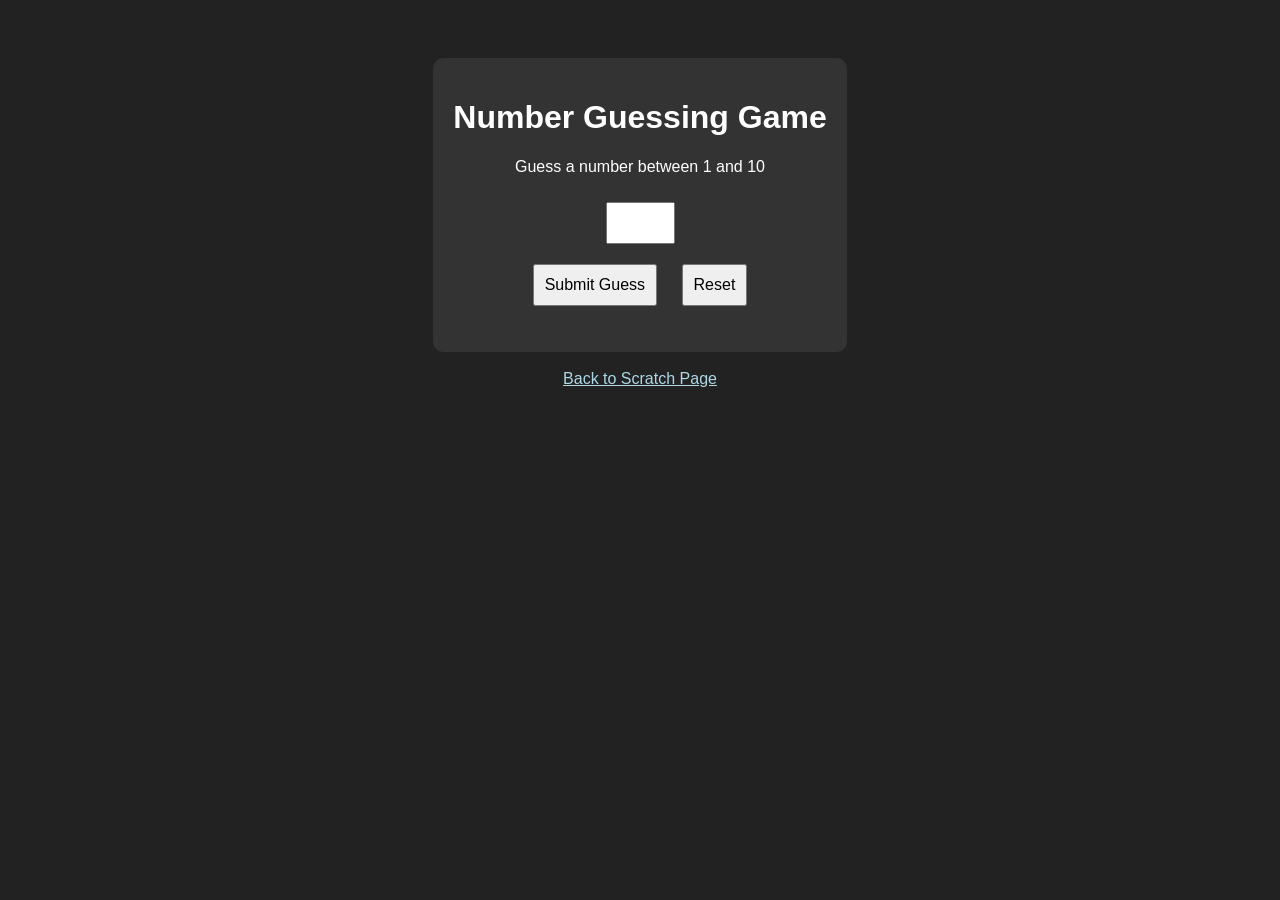
<file: app.html>
<!DOCTYPE html>
<html>
<head>
    <title>Number Guessing Game</title>

    <style>
        body {
            background-color: #222;
            color: white;
            font-family: Arial;
            text-align: center;
            padding-top: 50px;
        }

        input, button {
            padding: 10px;
            font-size: 16px;
            margin: 10px;
        }

        button {
            cursor: pointer;
        }

        .box {
            background-color: #333;
            padding: 20px;
            border-radius: 10px;
            display: inline-block;
        }
    </style>
</head>

<body>

    <div class="box">
        <h1>Number Guessing Game</h1>
        <p>Guess a number between 1 and 10</p>

        <input id="guess" type="number" min="1" max="10">
        <br>
        <button onclick="checkGuess()">Submit Guess</button>
        <button onclick="resetGame()">Reset</button>

        <p id="result"></p>
        <p id="attempts"></p>
    </div>

    <br><br>
    <a href="scratch.html" style="color: lightblue;">Back to Scratch Page</a>

    <script>
        let number = Math.floor(Math.random() * 10) + 1;
        let tries = 0;

        function checkGuess() {
            let guess = document.getElementById("guess").value;
            tries++;

            if (guess == number) {
                document.getElementById("result").innerText = "🎉 Correct! You guessed it!";
            } else if (guess < number) {
                document.getElementById("result").innerText = "Too low. Try again.";
            } else {
                document.getElementById("result").innerText = "Too high. Try again.";
            }

            document.getElementById("attempts").innerText = "Attempts: " + tries;
        }

        function resetGame() {
            number = Math.floor(Math.random() * 10) + 1;
            tries = 0;
            document.getElementById("result").innerText = "";
            document.getElementById("attempts").innerText = "";
            document.getElementById("guess").value = "";
        }
    </script>

</body>
</html>
</file>
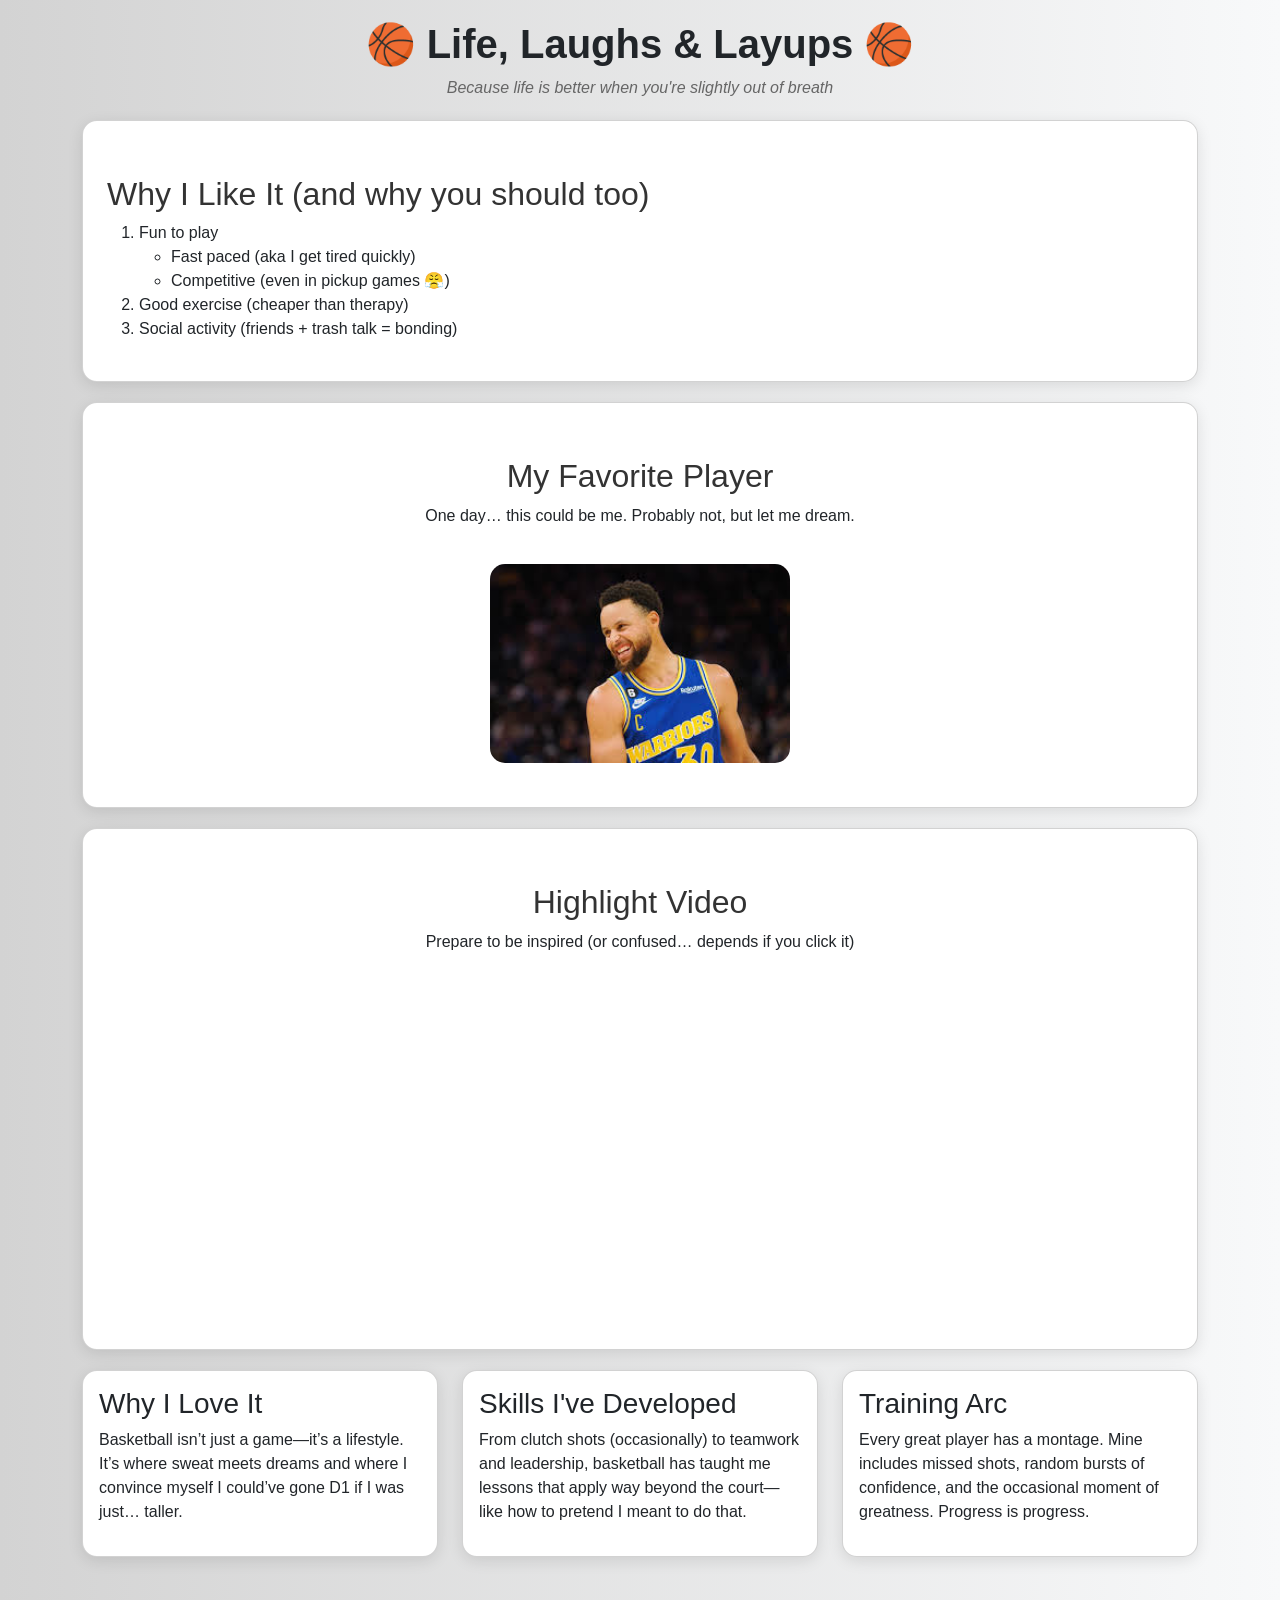
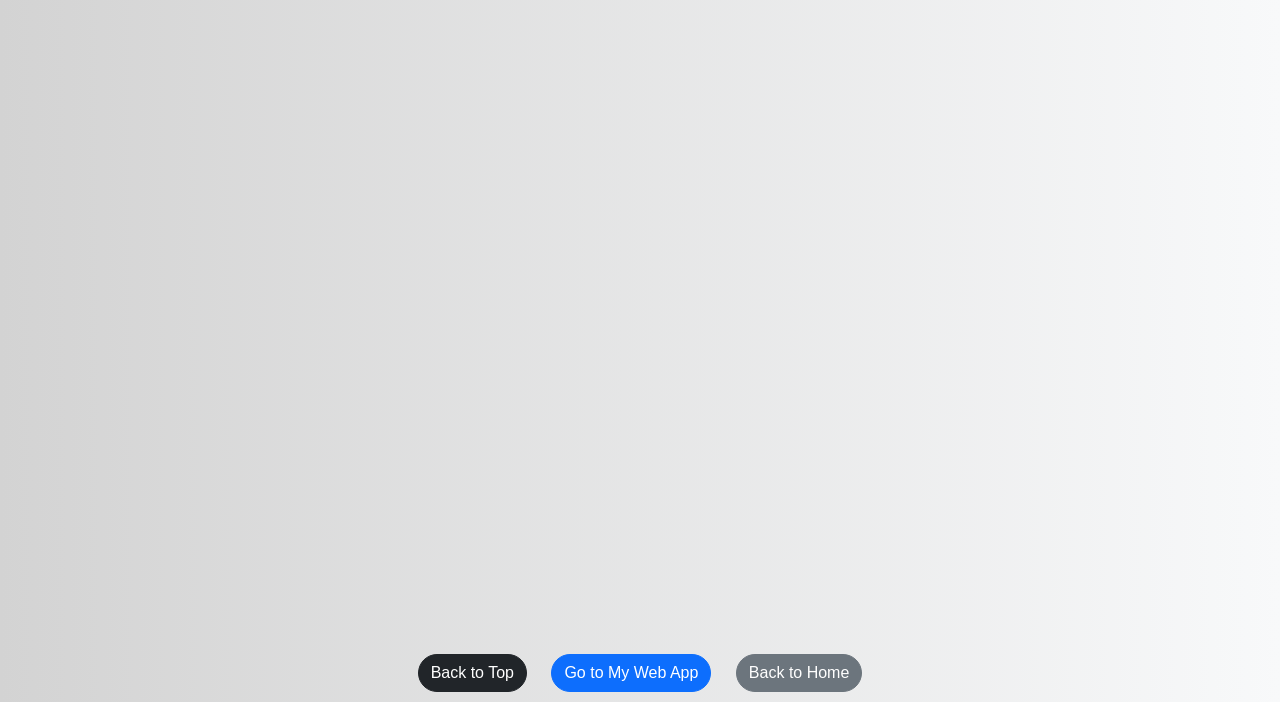
<file: scratch.html>
<!DOCTYPE html>
<html>
<head>
    <title>My Scratch Page</title>

    <!-- Bootstrap -->
    <link href="https://cdn.jsdelivr.net/npm/bootstrap@5.3.0/dist/css/bootstrap.min.css" rel="stylesheet">

    <!-- Custom Styling -->
    <style>
        body {
            background: linear-gradient(to right, #d3d3d3, #f8f9fa);
            font-family: 'Segoe UI', Tahoma, Geneva, Verdana, sans-serif;
        }

        h1 {
            text-align: center;
            margin-top: 20px;
            font-weight: bold;
        }

        h2 {
            margin-top: 30px;
            color: #333;
        }

        .card {
            margin-top: 20px;
            border-radius: 15px;
            box-shadow: 0px 4px 15px rgba(0,0,0,0.1);
        }

        .fun-title {
            text-align: center;
            font-style: italic;
            color: #666;
        }

        img {
            border-radius: 15px;
            display: block;
            margin: 20px auto;
        }

        iframe {
            display: block;
            margin: 20px auto;
            border-radius: 15px;
        }

        .tableauPlaceholder {
            margin-top: 40px;
        }

        .footer-links {
            text-align: center;
            margin-top: 40px;
        }

        .btn-custom {
            margin: 10px;
            border-radius: 25px;
        }
    </style>
</head>

<body>

<div class="container">

    <!-- Header -->
    <h1 id="top">🏀 Life, Laughs & Layups 🏀</h1>
    <p class="fun-title">Because life is better when you're slightly out of breath</p>

    <!-- Why I Like It -->
    <div class="card p-4">
        <h2>Why I Like It (and why you should too)</h2>
        <ol>
            <li>Fun to play
                <ul>
                    <li>Fast paced (aka I get tired quickly)</li>
                    <li>Competitive (even in pickup games 😤)</li>
                </ul>
            </li>
            <li>Good exercise (cheaper than therapy)</li>
            <li>Social activity (friends + trash talk = bonding)</li>
        </ol>
    </div>

    <!-- Favorite Player -->
    <div class="card p-4 text-center">
        <h2>My Favorite Player</h2>
        <p>One day… this could be me. Probably not, but let me dream.</p>
        <img src="basketball.jpg" width="300">
    </div>

    <!-- Video -->
    <div class="card p-4 text-center">
        <h2>Highlight Video</h2>
        <p>Prepare to be inspired (or confused… depends if you click it)</p>
        <iframe width="560" height="315" 
        src="https://www.youtube.com/embed/dQw4w9WgXcQ" 
        title="YouTube video player" 
        frameborder="0" 
        allowfullscreen>
        </iframe>
    </div>

    <!-- Sections -->
    <div class="row">

        <div class="col-md-4">
            <div class="card p-3">
                <h3>Why I Love It</h3>
                <p>Basketball isn’t just a game—it’s a lifestyle. It’s where sweat meets dreams and where I convince myself I could’ve gone D1 if I was just… taller.</p>
            </div>
        </div>

        <div class="col-md-4">
            <div class="card p-3">
                <h3>Skills I've Developed</h3>
                <p>From clutch shots (occasionally) to teamwork and leadership, basketball has taught me lessons that apply way beyond the court—like how to pretend I meant to do that.</p>
            </div>
        </div>

        <div class="col-md-4">
            <div class="card p-3">
                <h3>Training Arc</h3>
                <p>Every great player has a montage. Mine includes missed shots, random bursts of confidence, and the occasional moment of greatness. Progress is progress.</p>
            </div>
        </div>

    </div>

    <!-- Tableau -->
    <div class='tableauPlaceholder' id='viz1' style='position: relative'>
      <noscript>
        <a href='#'>
          <img alt='Tableau Viz' 
          src='https://public.tableau.com/static/images/Re/RegionalSampleWorkbook/Storms/1.png' 
          style='border: none' />
        </a>
      </noscript>
      <object class='tableauViz' width='100%' height='600'>
        <param name='host_url' value='https://public.tableau.com/' />
        <param name='embed_code_version' value='3' />
        <param name='path' value='views/RegionalSampleWorkbook/Storms' />
        <param name='toolbar' value='yes' />
      </object>
    </div>

    <script src='https://public.tableau.com/javascripts/api/viz_v1.js'></script>

    <!-- Footer Links -->
    <div class="footer-links">
        <a href="#top" class="btn btn-dark btn-custom">Back to Top</a>
        <a href="app.html" class="btn btn-primary btn-custom">Go to My Web App</a>
        <a href="index.html" class="btn btn-secondary btn-custom">Back to Home</a>
    </div>

</div>

</body>
</html>
</file>
